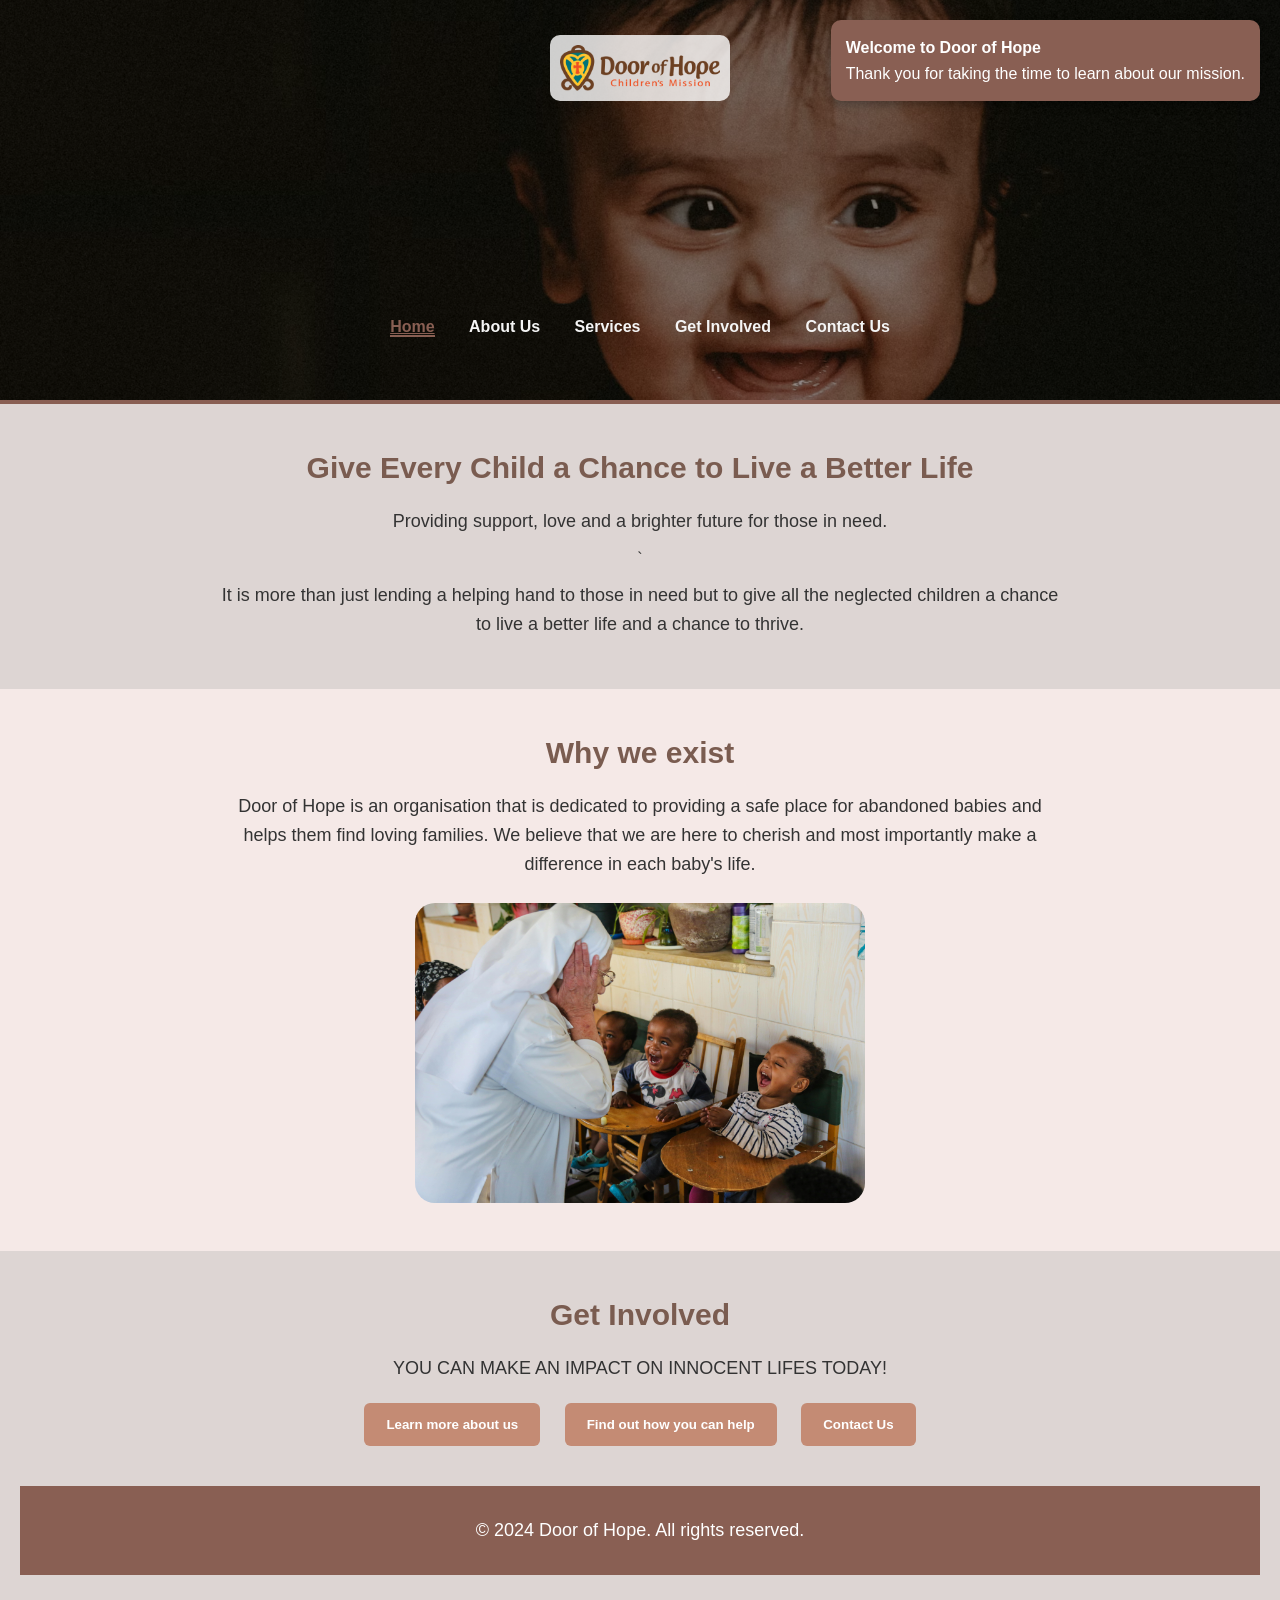
<file: index.html>
<!DOCTYPE html>                   <!--this is the main document type and the language -->
<html lang="en">                  <!--lang attribute specifies the language of the document which is English -->
<head>                            <!--open head tag-->
    <meta charset="UTF-8">
    <meta name="viewport" content="width=device-width, initial-scale=1.0">
    <meta name="description" content="Door of Hope supports abandoned and vulnerable babies by providing care, protection, love, and a chance for a better future.">
    <meta name="keywords" content="Door of Hope, abandoned babies, child care, vulnerable children, baby home, children's mission, Johannesburg charity">
    <meta name="Door of hope" content="Door of Hope">
    <meta name="robots" content="index, follow">
    <title>Door of Hope</title>

    <link rel="stylesheet" href="css_assets/styles.index.css">                            <!--link html to external css-->
</head>

<body bgcolor="#DDD5D3">                       <!--set background color for the body of the webpage-->             

    <header>                                   <!--open header tag-->
        <img src="images/door_of_hope_logo.png" alt="Door of Hope Logo" width="200">

        <nav>                                  <!--navigation bar with links to other pages-->
        <a href="index.html">Home</a>
        <a href="about-us.html">About Us</a>
        <a href="services.html">Services</a>
        <a href="get_involved.html">Get Involved</a>
        <a href="contact_us.html">Contact Us</a>
        </nav>                                 <!--close navigation bar-->
    </header>                                  <!--close header tag-->

    <hr>                                       <!--horizontal line to separate header from main content-->

        <section>                              <!--open section tag for the main content of the webpage-->
    <h2>Give Every Child a Chance to Live a Better Life</h2>                                        <!--heading for the main content-->
    <p>Providing support, love and a brighter future for those in need.</p>                         `
    <p>It is more than just lending a helping hand to those in need but to give all the neglected children a chance to live a better life and a chance to thrive.</p>
    </section>

    <!--About Preview (support picture will go here)-->
    <section>
    <h2>Why we exist</h2>
    <p>
        Door of Hope is an organisation that is dedicated to providing a safe place for abandoned babies and helps them find loving families. We believe that we are here to cherish and most importantly make a difference in each baby's life.
    </p>

    <img src="images/support.jpg" alt="Support" width="450" height="300">                             <!--support images-->
    </section>  

    <section>
    <h2>Get Involved</h2>
    <p>YOU CAN MAKE AN IMPACT ON INNOCENT LIFES TODAY!</p>
    <button><a href="about-us.html">Learn more about us</a></button>
    <button><a href="get_involved.html">Find out how you can help</a></button>
    <button><a href="contact_us.html">Contact Us</a></button>

    <footer>
        <p>&copy; 2024 Door of Hope. All rights reserved.</p>
    </footer>
    </section>

<button id="topBtn">↑ Top</button>
<script src="js_assets/index.js"></script>

</body>
</html>
</file>
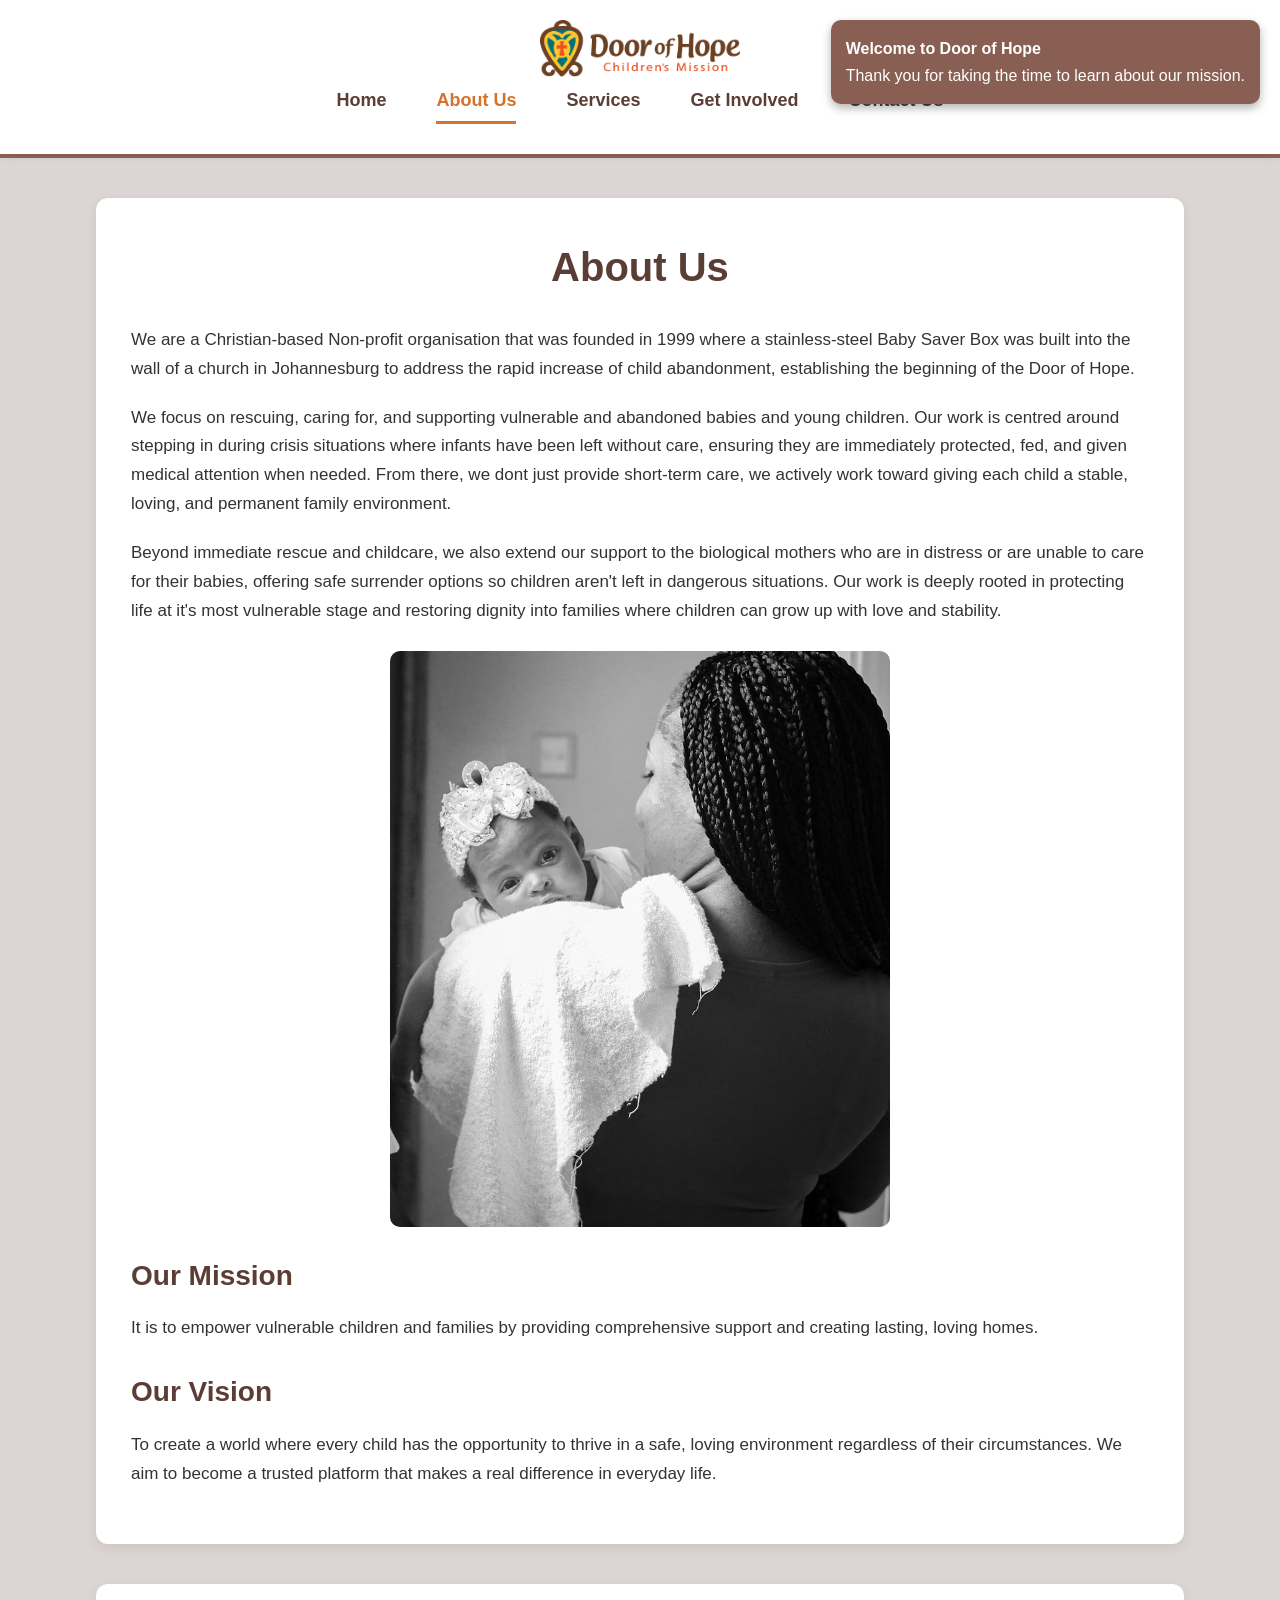
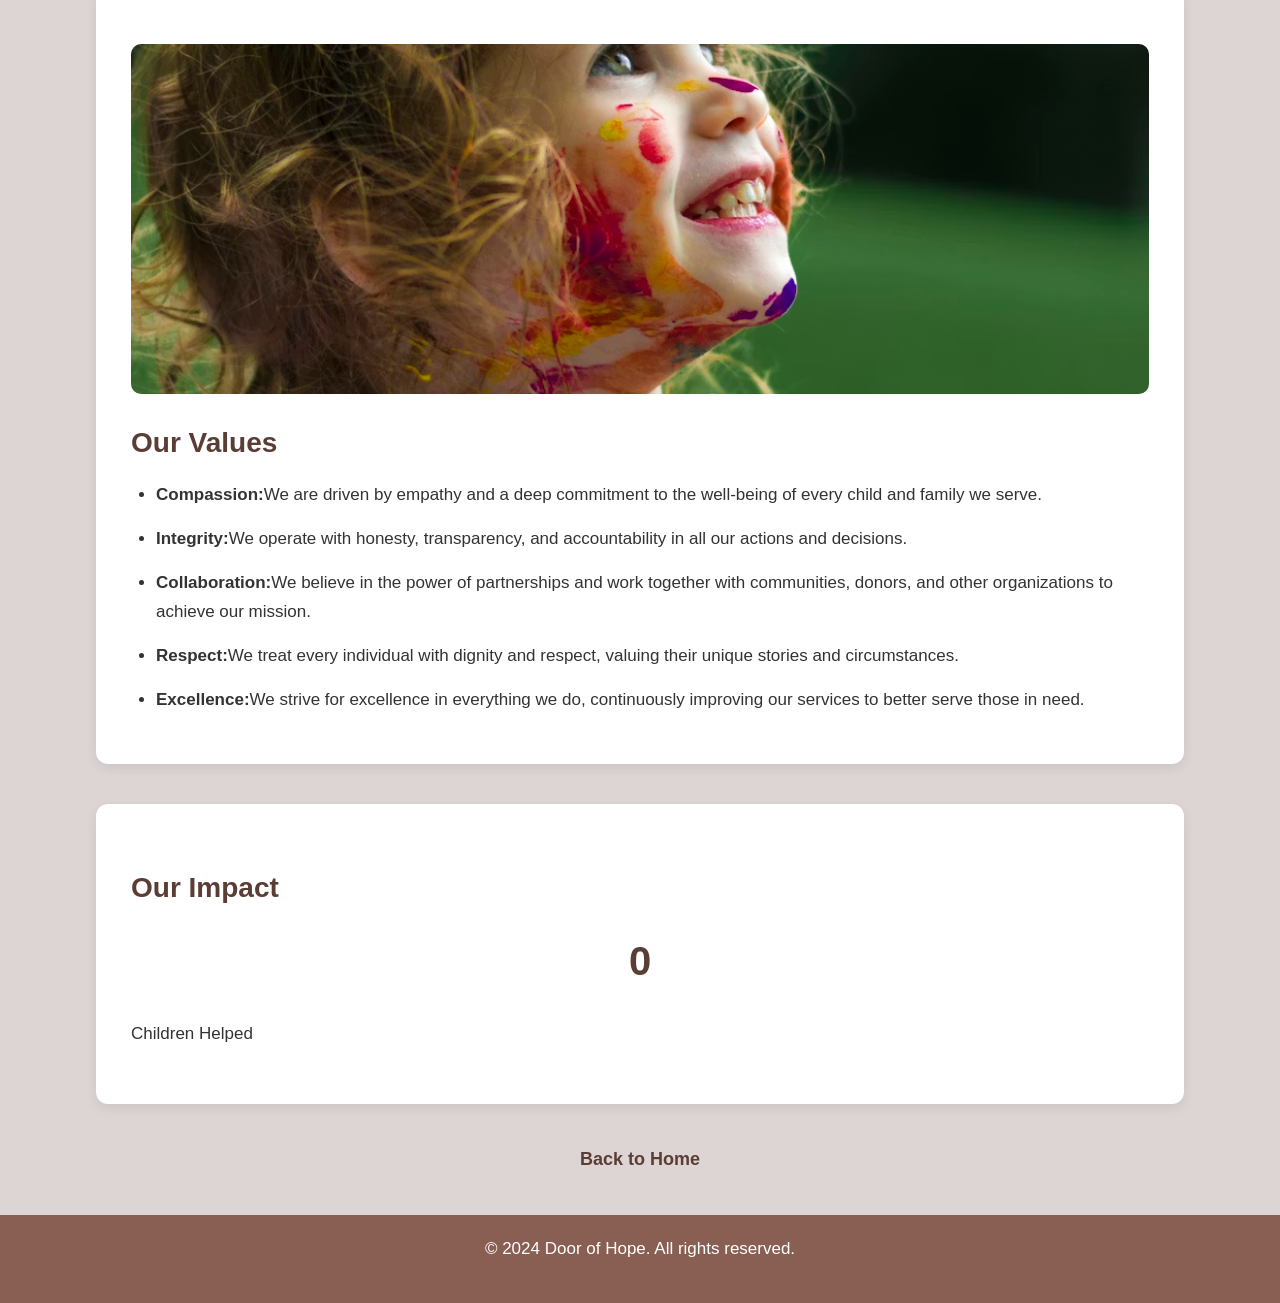
<file: about-us.html>
<!DOCTYPE html>                   <!--this is the main document type and the language -->
<html lang="en">                  <!--lang attribute specifies the language of the document which is English -->
<head>                            <!--open head tag-->
    <meta charset="UTF-8">
    <meta name="viewport" content="width=device-width, initial-scale=1.0">
    <meta name="description" content="Learn more about Door of Hope, our mission, and how we provide a safe and loving place for abandoned babies and vulnerable children.">
    <meta name="keywords" content="about Door of Hope, children's mission, abandoned babies, baby care, child protection, Johannesburg charity">
    <meta name="Door of hope" content="Door of Hope">
    <meta name="robots" content="index, follow">
    <title>About Us</title>

    <link rel="stylesheet" href="css_assets/styles.about.css"> 
</head>

<body bgcolor="#DDD5D3">                       <!--set background color for the body of the webpage-->             
       

    <header>
        <img src="images/door_of_hope_logo.png" alt="Door of Hope Logo" width="200">               <!--logo image-->
    
    <nav>                                                                                          <!--navigation bar with links to other pages-->
        <a href="index.html">Home</a>                                                              
        <a href="about-us.html">About Us</a>
        <a href="services.html">Services</a>
        <a href="get_involved.html">Get Involved</a>
        <a href="contact_us.html">Contact Us</a>
    </nav>
    </header>   
    
    <hr>                                                                    <!--horizontal line to separate header from main content-->

<section>
    <h1>About Us</h1>
    

        <p>We are a Christian-based Non-profit organisation that was founded in 1999 where a stainless-steel Baby Saver Box was built into the wall of a church in Johannesburg to address the rapid increase of child abandonment, establishing the beginning of the Door of Hope.</p>

        <p>We focus on rescuing, caring for, and supporting vulnerable and abandoned babies and young children. Our work is centred around stepping in during crisis situations where infants have been left without care, ensuring they are immediately protected, fed, and given medical attention when needed. From there, we dont just provide short-term care, we actively work toward giving each child a stable, loving, and permanent family environment.</p>
        
        <p>Beyond immediate rescue and childcare, we also extend our support to the biological mothers who are in distress or are unable to care for their babies, offering safe surrender options so children aren't left in dangerous situations. Our work is deeply rooted in protecting life at it's most vulnerable stage and restoring dignity into families where children can grow up with love and stability.</p>
    <img src="images/lady_with_a_baby_on_shoulder.png" alt="Lady with a baby on shoulder" width="500" height="375">
    <h2>Our Mission</h2>
    <p>It is to empower vulnerable children and families by providing comprehensive support and creating lasting, loving homes.</p>

    <h2>Our Vision</h2>
    <p>To create a world where every child has the opportunity to thrive in a safe, loving environment regardless of their circumstances. We aim to become a trusted platform that makes a real difference in everyday life.</p>
</section>

<section>
    <img src="images/baby with paint.png" alt="Baby with paint" class="wide-image" height="400">

    <h2>Our Values</h2>
    <ul>
        <li><strong>Compassion:</strong>We are driven by empathy and a deep commitment to the well-being of every child and family we serve.</li>
        <li><strong>Integrity:</strong>We operate with honesty, transparency, and accountability in all our actions and decisions.</li>
        <li><strong>Collaboration:</strong>We believe in the power of partnerships and work together with communities, donors, and other organizations to achieve our mission.</li>
        <li><strong>Respect:</strong>We treat every individual with dignity and respect, valuing their unique stories and circumstances.</li>
        <li><strong>Excellence:</strong>We strive for excellence in everything we do, continuously improving our services to better serve those in need.</li>
    </ul>
</section>

<section>
    <h2>Our Impact</h2>
    <h1 id="counter">0</h1>
    <p>Children Helped</p>
</section>


    <a href="index.html">Back to Home</a>

<footer>
<p>&copy; 2024 Door of Hope. All rights reserved.</p>
</footer>

<button id="topBtn">↑ Top</button>
<script src="js_assets/script.js"></script>

</body>
</html>
</file>
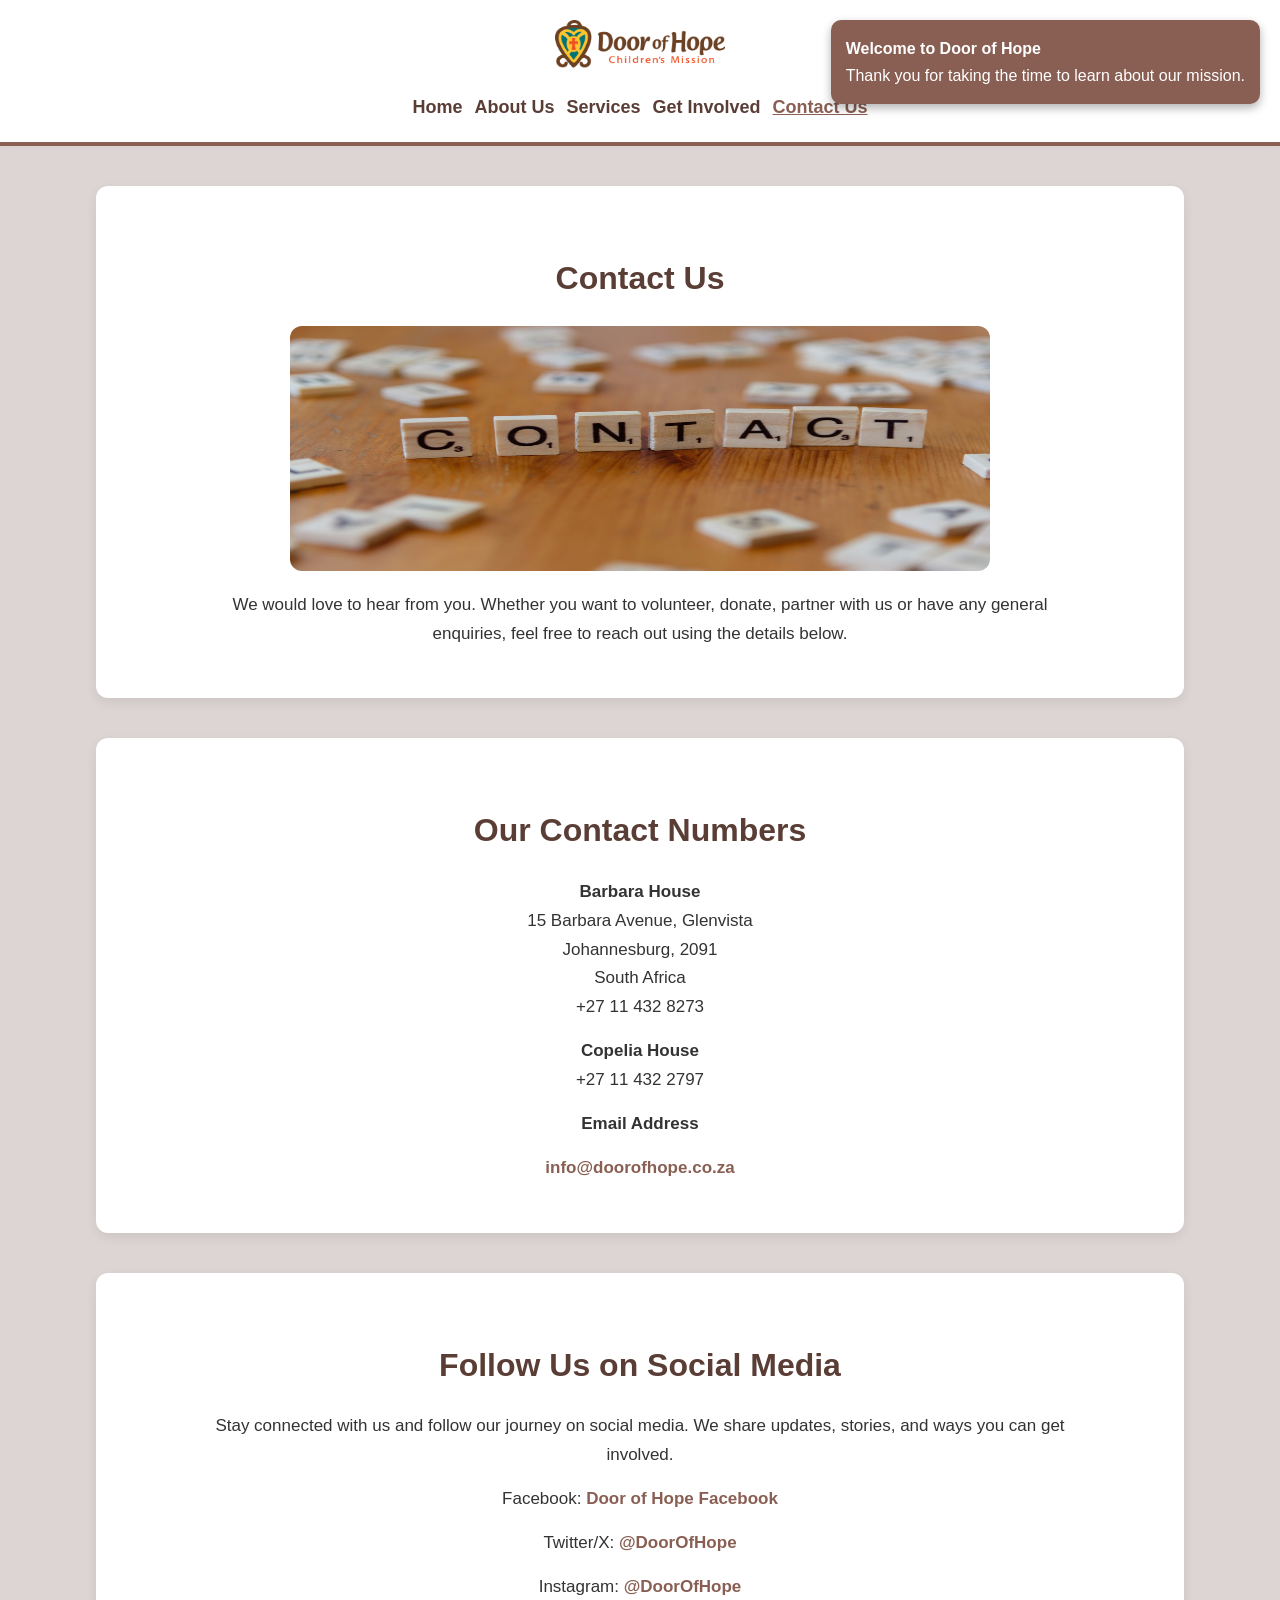
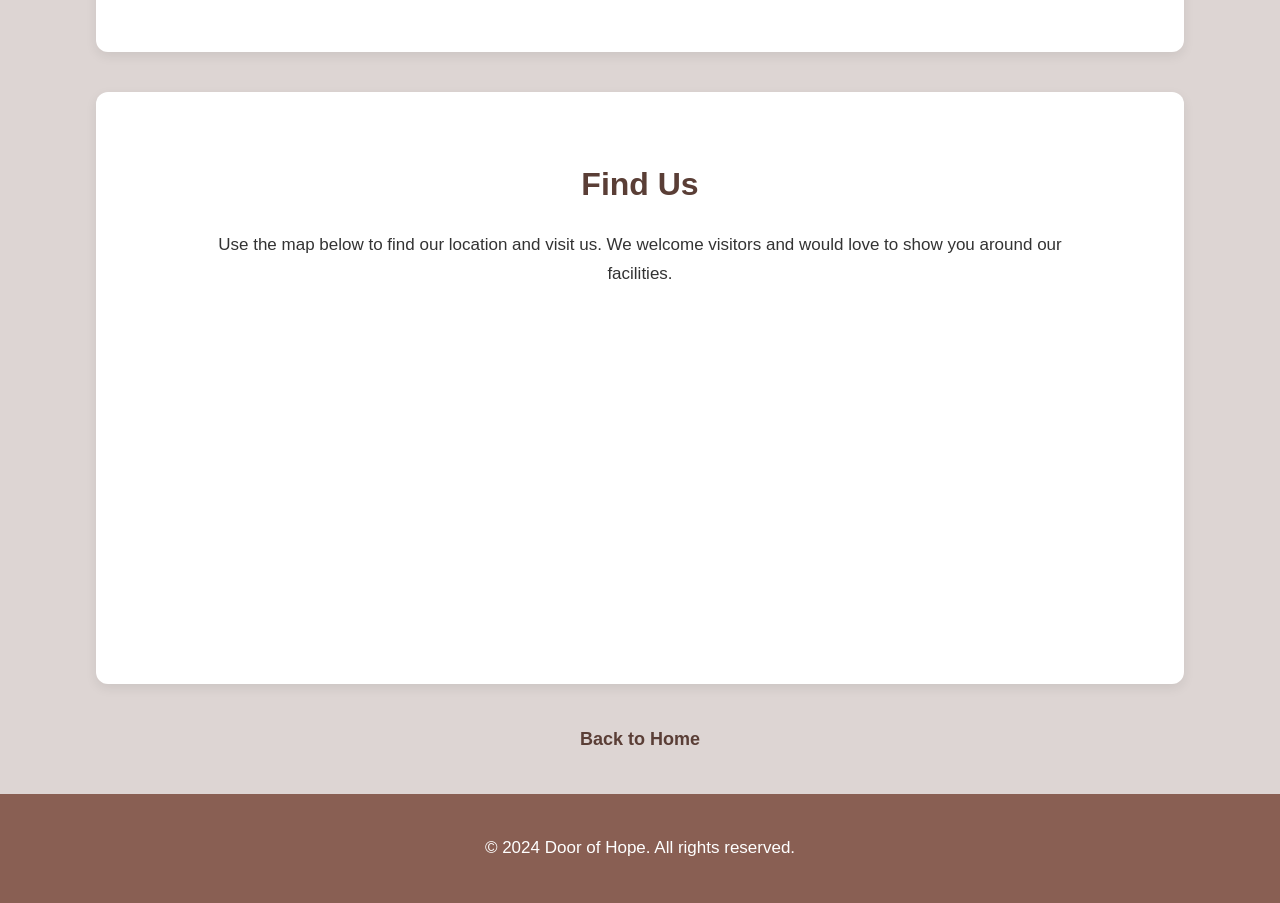
<file: contact_us.html>
<!DOCTYPE html>                                  <!--this is the main document type and the language -->
<html lang="en">                                 <!--lang attribute specifies the language of the document which is English -->
<head>                                           <!--open head tag-->
    <meta charset="UTF-8">
    <meta name="viewport" content="width=device-width, initial-scale=1.0">
    <meta name="description" content="Contact Door of Hope for donations, volunteering, partnerships, or general enquiries about supporting vulnerable children.">
    <meta name="keywords" content="contact Door of Hope, Door of Hope Johannesburg, volunteer contact, donate contact, children's charity contact">
    <meta name="Door of Hope" content="Door of Hope">
    <meta name="robots" content="index, follow">
    <title>Contact Us - Door of Hope</title>

    <link rel="stylesheet" href="css_assets/styles.contact_us.css">                  <!--link html to external css-->
    
    
</head>                                           <!--close head tag-->

<body bgcolor="#DDD5D3">                           <!--set background color for the body of the webpage-->
    <header>
        <img src="images/door_of_hope_logo.png" alt="Door of Hope Logo" width="200">                          <!--logo image-->
    <nav>                                          <!--navigation bar with links to other pages-->
        <a href="index.html">Home</a>
        <a href="about-us.html">About Us</a>
        <a href="services.html">Services</a>
        <a href="get_involved.html">Get Involved</a>
        <a href="contact_us.html">Contact Us</a>
    </nav>                                        <!--close navigation bar-->
        
</header>                                         <!--close header tag-->
    <hr>                                          <!--horizontal line to separate header from main content-->

    <section>
    <h2>Contact Us</h2>
    <img src="images/contact us.jpg" alt="Contact Us" width="700" height="245"/>                                <!--contact us image-->

    <p>We would love to hear from you. Whether you want to volunteer, donate, partner with us or have any general enquiries, feel free to reach out using the details below.</p>
    </section>

    <section>
    <h2>Our Contact Numbers</h2>

    <p>
        <strong>Barbara House</strong><br>
            15 Barbara Avenue, Glenvista<br>
            Johannesburg, 2091<br>
            South Africa<br>
            <phone>+27 11 432 8273
    </p>

    <p>
    <strong>Copelia House</strong><br>
        <phone>+27 11 432 2797
    </p>

<p>
     <strong>Email Address</strong>  
     <p><email><a href="info@doorofhope.co.za">info@doorofhope.co.za</a></email></p>
</p>    
</section>

<section>  
    <h2>Follow Us on Social Media</h2>
    <p>Stay connected with us and follow our journey on social media. We share updates, stories, and ways you can get involved.</p>

    <p>Facebook:
     <a href="https://www.facebook.com/yourpage" target="_blank">Door of Hope Facebook
         </a>
    </p>

        <p>Twitter/X:
        <a href="https://www.twitter.com/yourpage" target="_blank">@DoorOfHope</a><br>
        </p>    

        <p>Instagram:
        <a href="https://www.instagram.com/yourpage" target="_blank">@DoorOfHope</a><br>
    </p>
    </section>

<section>
    <h2>Find Us</h2>
    <p>Use the map below to find our location and visit us. We welcome visitors and would love to show you around our facilities.</p>

    <iframe src="https://www.google.com/maps/embed?pb=!1m18!1m12!1m3!1d3577.534539278155!2d28.0430674!3d-26.276766!2m3!1f0!2f0!3f0!3m2!1i1024!2i768!4f13.1!3m3!1m2!1s0x1e950578a0594c0d%3A0xa9953dfe6762224c!2sDoor%20of%20Hope%20Children&#39;s%20Mission%20Barbara%20House!5e0!3m2!1sen!2sza!4v1776600869925!5m2!1sen!2sza" width="600" height="300" style="border:0;" allowfullscreen="" loading="lazy" referrerpolicy="no-referrer-when-downgrade"></iframe>

</section>
    <a href="index.html">Back to Home</a>
    
    <footer>
        <p>&copy; 2024 Door of Hope. All rights reserved.</p>   
    </footer>


    <button id="topBtn">↑ Top</button>
    <script src="js_assets/contact.js"></script>
</body>
</html>
</file>
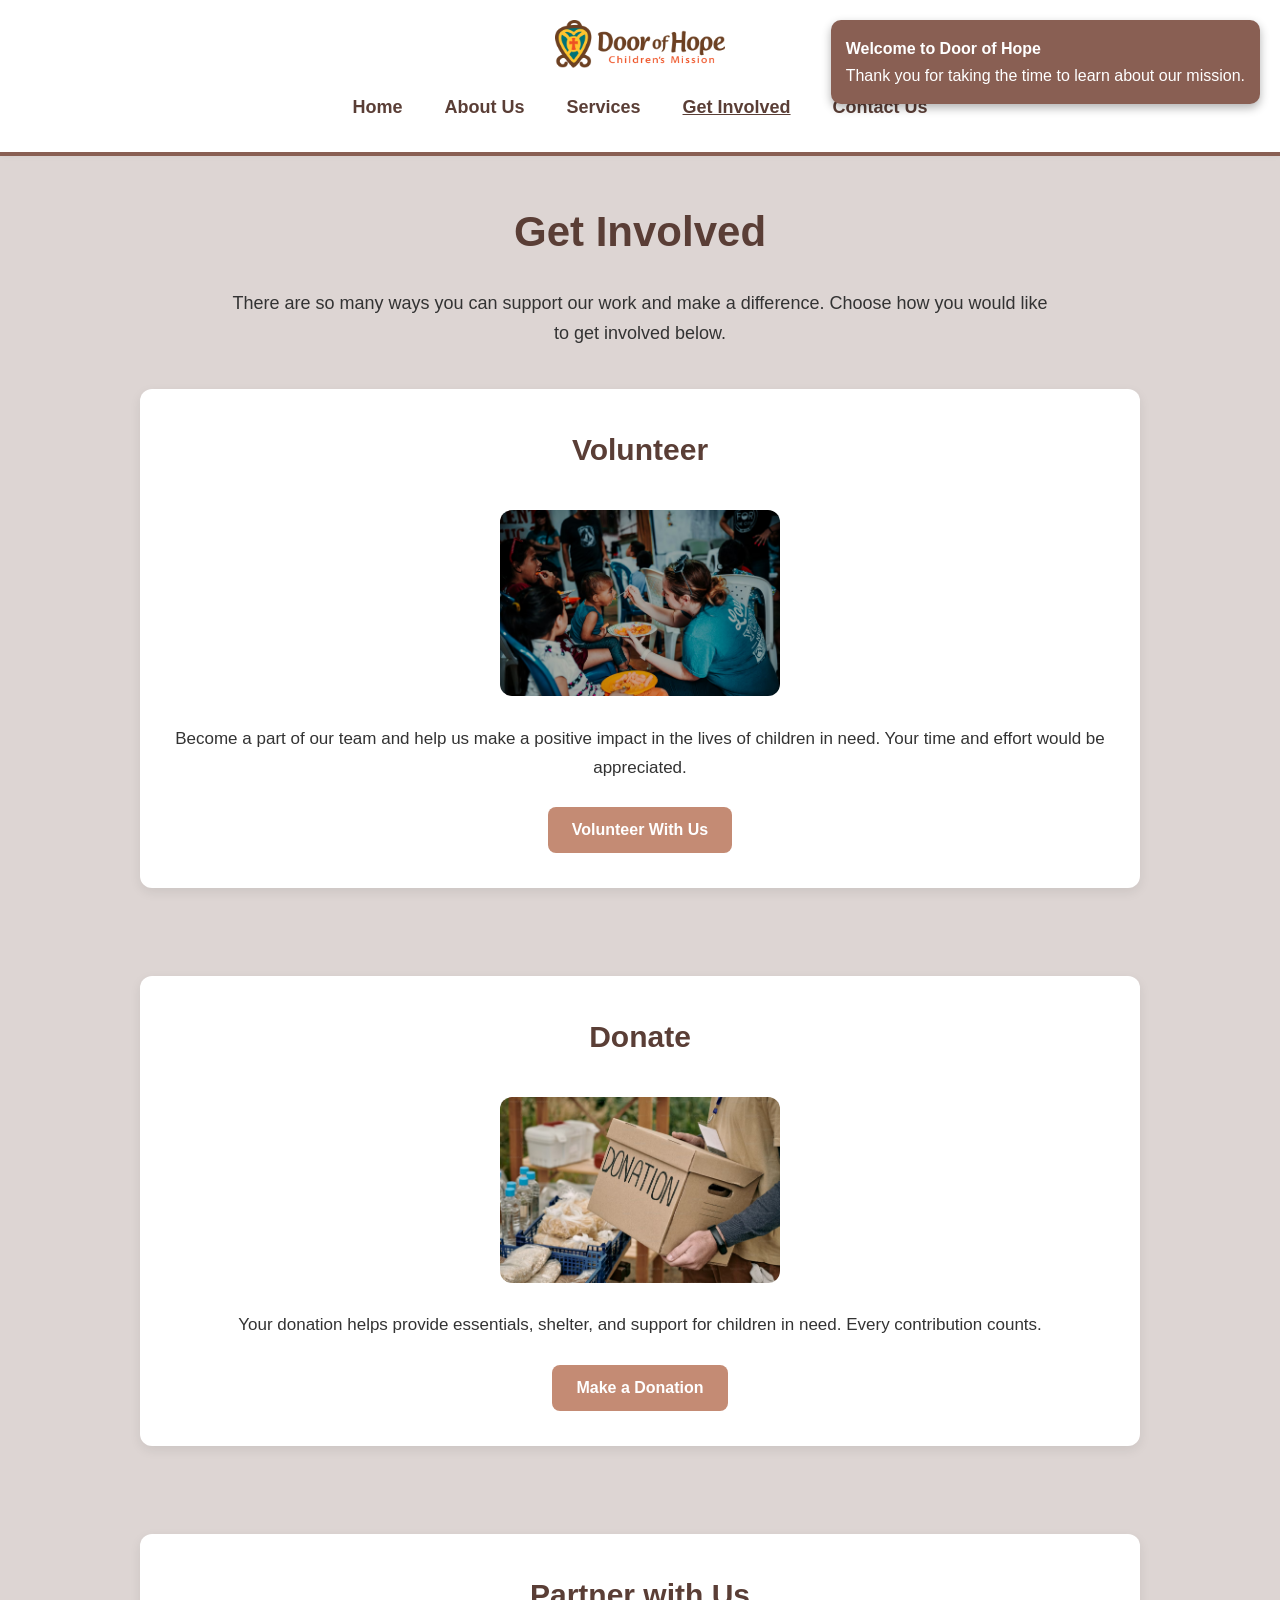
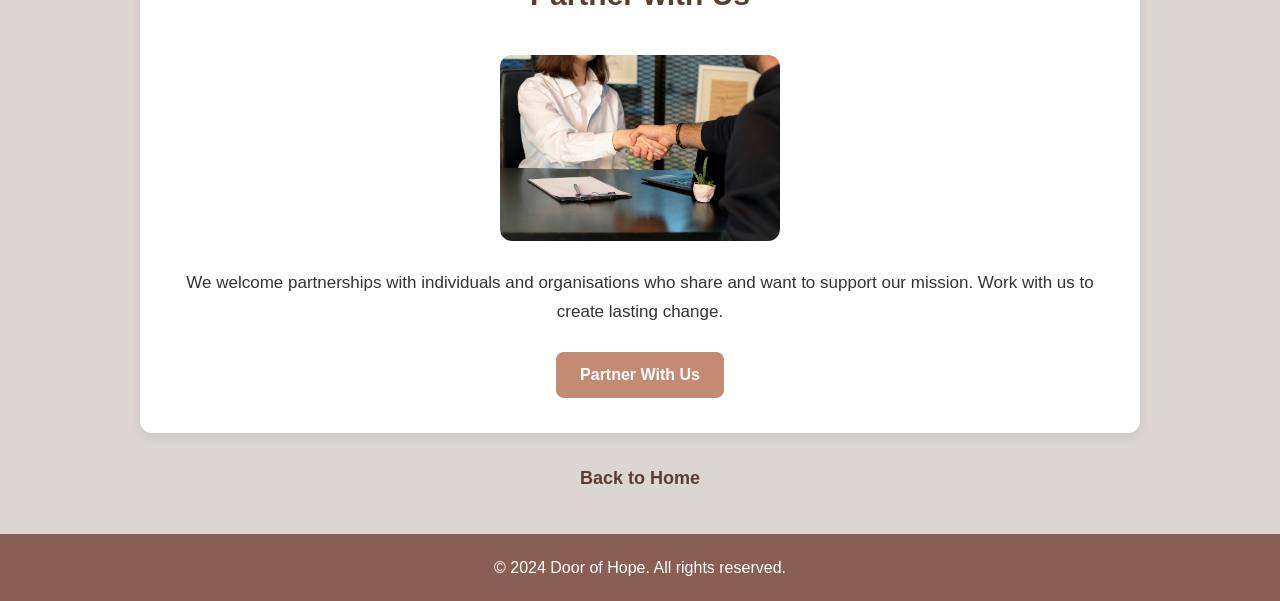
<file: get_involved.html>
<!DOCTYPE html>                                                                 <!--this is the main document type and the language -->
<html lang="en">                                                                <!--lang attribute specifies the language of the document which is English -->
<head>                                                                          <!--open head tag-->                                
    <meta charset="UTF-8">                                                                   <!--meta tag to specify the character encoding for the HTML document-->
    <meta name="viewport" content="width=device-width, initial-scale=1.0">                   <!--meta tag to ensure the webpage is responsive and displays correctly on different devices-->
    <meta name="description" content="Get involved with Door of Hope by volunteering, donating, partnering, or supporting our mission to help vulnerable children.">
    <meta name="keywords" content="get involved, volunteer, donate, Door of Hope, support children, charity work, help abandoned babies">
    <meta name="Door of hope" content="Door of Hope">
    <meta name="robots" content="index, follow">
    <title>Get Involved - Door of Hope</title>                                               <!--title of the webpage that appears in the browser tab-->     

    <link rel="stylesheet" href="css_assets/styles.get_involved.css">                        <!--link html to external css-->
</head>                                                                         <!--close head tag-->

<body bgcolor="#DDD5D3">                                                        <!--set background color for the body of the webpage-->

    <header>                                                                    <!--open header tag-->
        <img src="images/door_of_hope_logo.png" alt="Door of Hope Logo" width="200">

    <nav>                                                                       <!--navigation bar with links to other pages-->
        <a href="index.html">Home</a>
        <a href="about-us.html">About Us</a>
        <a href="services.html">Services</a>
        <a href="get_involved.html">Get Involved</a>
        <a href="contact_us.html">Contact Us</a>
    </nav>                                                                      <!--close navigation bar-->
    </header>                                                                   <!--close header tag-->

    <hr>                                                                        <!--horizontal line to separate header from main content-->

    <h1>Get Involved</h1>

    <p>There are so many ways you can support our work and make a difference. Choose how you would like to get involved below.</p>

<section>
    <h2>Volunteer</h2>
<img src="images/volunteer.jpg" alt="Lady feeding a child a plate of food" width="25%"/>               

    <p>Become a part of our team and help us make a positive impact in the lives of children in need. Your time and effort would be appreciated.</p>

    <button><a href="https://docs.google.com/forms/d/e/1FAIpQLScbNbyq6VtFC3Yx5PwqlxANyL8Mmy9TFYBabI5aI9FELQbJZg/viewform?embedded=true" width="640" height="668" frameborder="0" marginheight="0" marginwidth="0">Volunteer With Us</a>
 </section>
    <br>

<section>   
    <h2>Donate</h2>
    <img src="images/donation.jpg" alt="Male holding a donation box" width="25%"/>

    <p>Your donation helps provide essentials, shelter, and support for children in need. Every contribution counts.</p>

    <button><a href="https://docs.google.com/forms/d/e/1FAIpQLSfX2COCPBLVC-LQ8vWqZXdtNjBesAcCCUqbRq7mZyVlDSDU4w/viewform?embedded=true" width="640" height="815" frameborder="0" marginheight="0" marginwidth="0">Make a Donation</a></button>
</section>  
    <br>

    <section>
    <h2>Partner with Us</h2>
    <img src="images/partnership.jpg" alt="Two people shaking hands" width="25%"/>

    <p>We welcome partnerships with individuals and organisations who share and want to support our mission. Work with us to create lasting change.</p>

    <button><a href="https://docs.google.com/forms/d/e/1FAIpQLSesKDubM61IXaeMp7w-n9iynj-t4KJzkvTZy0j8t4jp4Fs7lg/viewform?embedded=true" width="640" height="802" frameborder="0" marginheight="0" marginwidth="0">Partner With Us</a></button>
</section>  

    <a href="index.html">Back to Home</a>

    <footer>
        <p>&copy; 2024 Door of Hope. All rights reserved.</p>
    </footer>     

    <button id="topBtn">↑ Top</button>
    <script src="js_assets/get_involved.js"></script>
</body>
</html>
</file>
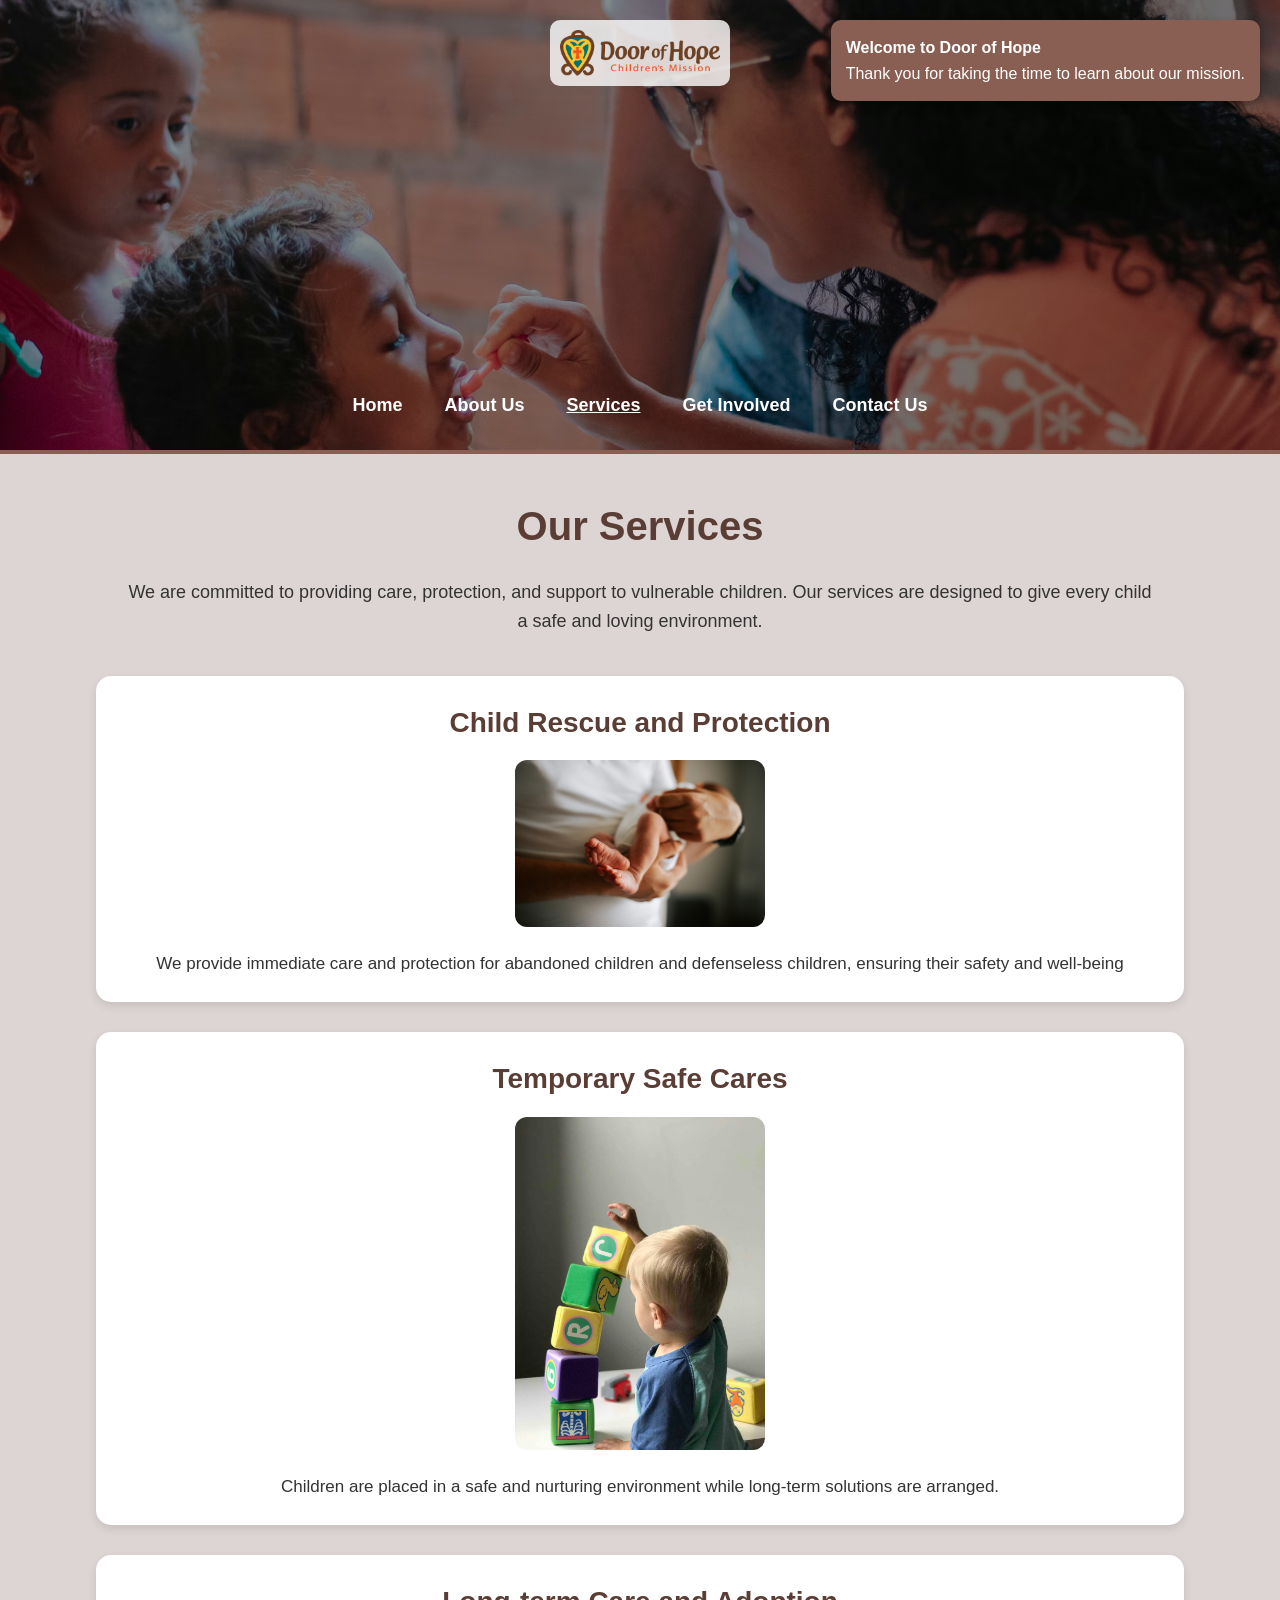
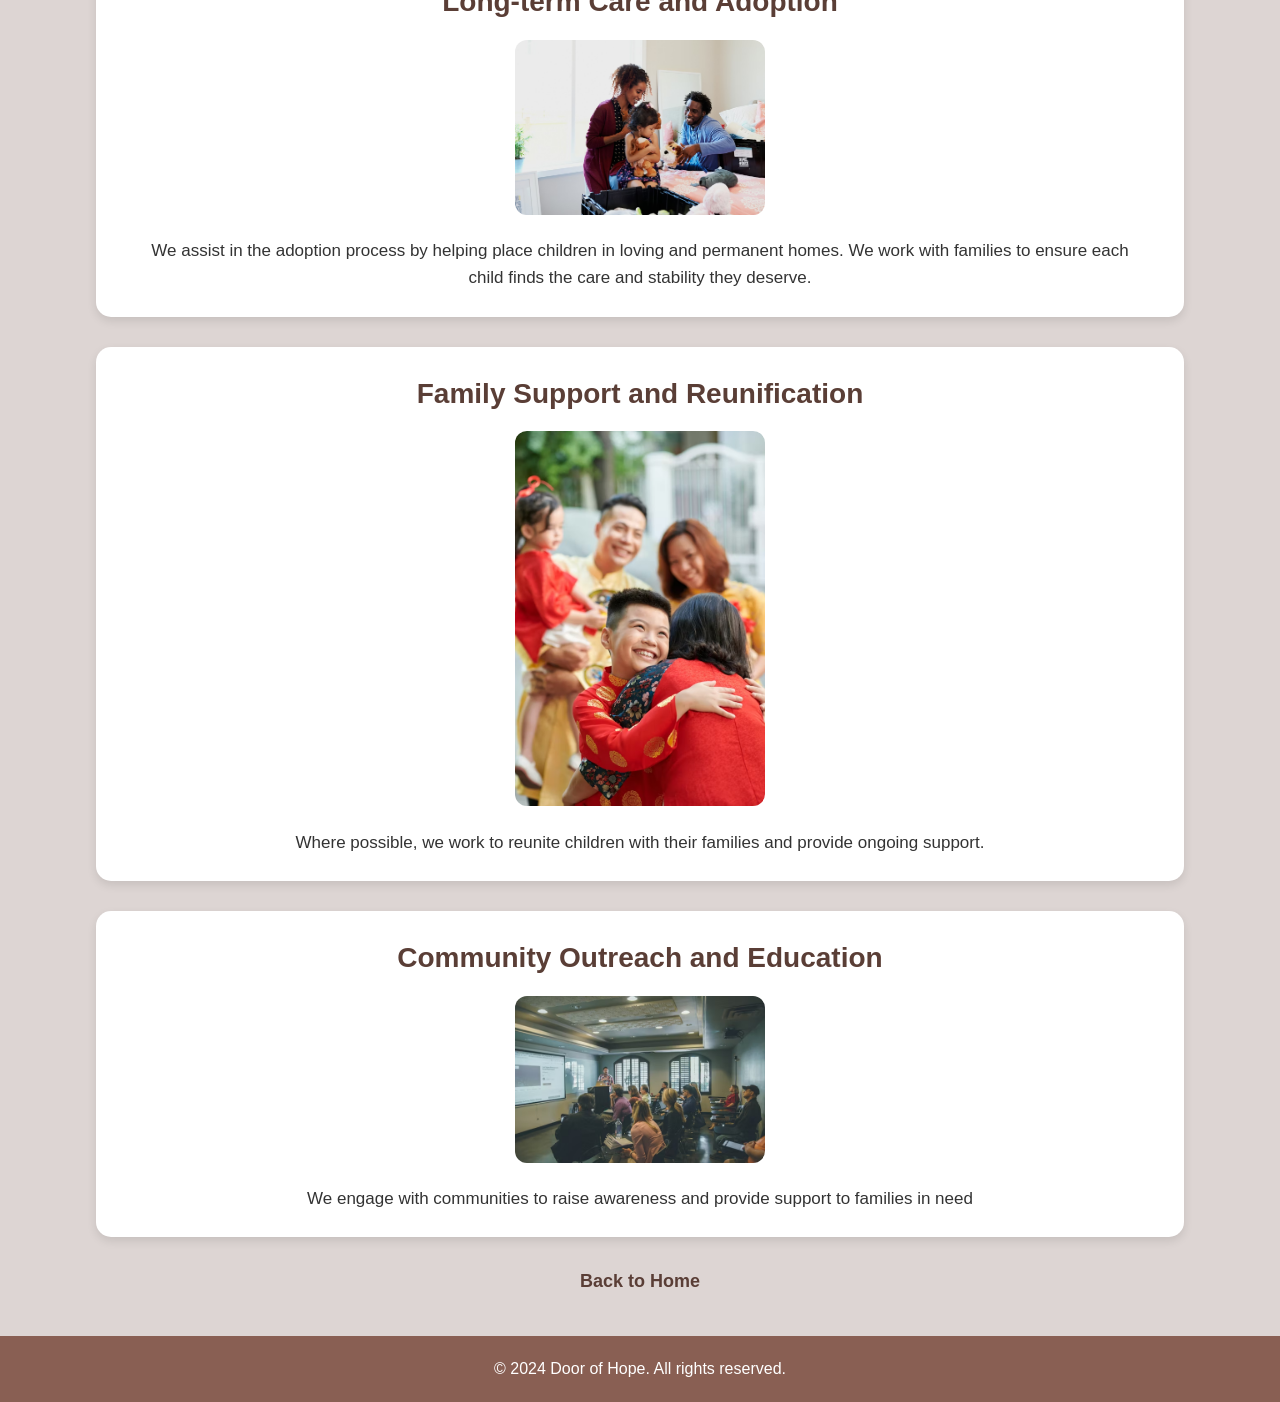
<file: services.html>
<!DOCTYPE html>                                                                         <!--this is the main document type and the language -->
<html lang="en">                                                                        <!--lang attribute specifies the language of the document which is English -->
<head>                                                                                  <!--open head tag-->        
    <meta charset="UTF-8">                                                                  <!--meta tag to specify the character encoding for the HTML document-->
    <meta name="viewport" content="width=device-width, initial-scale=1.0">                  <!--meta tag to ensure the webpage is responsive and displays correctly on different devices-->
    <meta name="description" content="Explore the services offered by Door of Hope, including care, protection, support, and a safe environment for vulnerable children.">
    <meta name="keywords" content="Door of Hope services, child support, abandoned baby care, child protection, safe home for babies">
    <meta name="Door of hope" content="Door of Hope">
    <meta name="robots" content="index, follow">
    <title>Services - Door of Hope</title>                                                  <!--title of the webpage that appears in the browser tab-->            

    <link rel="stylesheet" href="css_assets/styles.services.css">                           <!--link html to external css-->
</head>                                                                                 <!--close head tag-->   

<body bgcolor="#DDD5D3">                                                                    <!--set background color for the body of the webpage-->                     

    <header>                                                                            <!--open header tag-->  
        <img src="images/door_of_hope_logo.png" alt="Door of Hope Logo" width="200">
    
    <nav>                                                                               <!--navigation bar with links to other pages-->
        <a href="index.html">Home</a>
        <a href="about-us.html">About Us</a>
        <a href="services.html">Services</a>
        <a href="get_involved.html">Get Involved</a>
        <a href="contact_us.html">Contact Us</a>
    </nav>                                                                              <!--close navigation bar-->
    </header>                                                                           <!--close header tag-->

    <hr>                                                                                <!--horizontal line to separate header from main content-->                             


    <h1>Our Services</h1>
    

    <p>We are committed to providing care, protection, and support to vulnerable children. Our services are designed to give every child a safe and loving environment.</p>

<section>
    <h2>Child Rescue and Protection</h2>
    <img src="images/baby_being_held.png" alt="Baby being held" width="25%"/>
    <p>We provide immediate care and protection for abandoned children and defenseless children, ensuring their safety and well-being</p>
</section>

<section>
    <h2>Temporary Safe Cares</h2>
    <img src="images/baby_playing_with_building_blocks.png" alt="Baby playing with building blocks" width="25%"/>

    <p>
    Children are placed in a safe and nurturing environment while long-term solutions are arranged.
    </p>
</section>

<section>
    <h2>Long-term Care and Adoption</h2>
    <img src="images/multiracial_family.jpg" alt="Multiracial family" width="25%"/> 
    <p>
    We assist in the adoption process by helping place children in loving and permanent homes. We work with families to ensure each child finds the care and stability they deserve.
    </p>
</section>
    
<section>
    <h2>Family Support and Reunification</h2>
    <img src="images/boy_hugging_his_grandma.jpg" alt="Boy hugging his grandma" width="25%"/>
    <p>Where possible, we work to reunite children with their families and provide ongoing support.</p>
</section>

<section>
    <h2>Community Outreach and Education</h2>
    <img src="images/man_teaching_people.jpg" alt="Man teaching people" width="25%"/>
    <p>We engage with communities to raise awareness and provide support to families in need</p>
</section>                                                                        <!--line break to create space between the sections-->

    <a href="index.html">Back to Home</a>
    
    <button id="topBtn">↑ Top</button>
    <script src="js_assets/services.js"></script>
</body>                                                                                   <!--close body tag-->

<footer>                                                                                  <!--open footer tag-->
    <p>&copy; 2024 Door of Hope. All rights reserved.</p>
</footer>                                                                                 <!--close footer tag-->
</html>                                                                                   <!--close html tag-->
</file>
<file: css_assets/styles.index.css>
/* style.css */

*{
    margin: 0;
    padding: 0;
    box-sizing: border-box;
}

/* HEADER + HERO BANNER */
header{
    background-image: linear-gradient(rgba(0,0,0,0.4),
    rgba(0,0,0,0.4)),
    url("../images/hero.jpg");
    background-size: cover;
    background-position: center;
    height: 400px;

    display: flex;
    flex-direction: column;
    justify-content: space-between;
    align-items: center;

    padding: 20px;
}

/* Logo */
header img{
    width: 180px; 
    background-color: rgba(255,255,255,0.8);
    padding: 10px;
    border-radius: 10px;
}

/* Navigation */
nav{
    margin-bottom: 40px;
}

nav a{
    text-decoration: none;
    color: whitesmoke;
    margin: 0 15px;
    font-size: 18px;
    font-weight: bold;
    transition: 0.7 s;
}

nav a:hover{
    color: #FFD700;
}

/* Horizontal line */
hr{
    border: none;
    height: 4px;
    background-color: #895f53;
}

body{
    background-color: #DDD5D3;
    font-family: Arial, sans-serif;
    color: #333;
    line-height: 1.6;
}

header{
    background-color: white;
    text-align: center;
    padding: 20px;
}

nav{
    margin-top: 15px;
}

nav a{
    text-decoration: none;
    color: whitesmoke;
    margin: 0 15px;
    font-weight: bold;
    font-size: 16px;
}

nav a:hover{
    color: #ffd700;
}

section{
    text-align: center;
    padding: 40px 20px;
}
section:nth-child(even){
    background-color: #F5E9E7;
}
h1{
    font-size: 42px;
    color: #5A3E36;
    margin-bottom: 15px;
}

h2{
    font-size: 30px;
    color: #7A5C50;
    margin-bottom: 15px;
}

p{
    font-size: 18px;
    margin: 10px auto;
    max-width: 850px;
}

img{
    border-radius: 20px;
    margin-top: 15px;
    max-width: 100%;
}

a{
    text-decoration: none;
}

button{
    background-color: #C48B74;
    border: none;
    padding: 14px 22px;
    border-radius: 6px;
    margin: 10px;
    cursor: pointer;
}

button:hover{
    background-color: #A56F5A;
}

button a{
    color: white;
    font-weight: bold;
}

footer{
    background-color: #895f53;
    color: white;
    text-align: center;
    padding: 20px;
    margin-top: 30px;
}

/* Responsive Design */
@media (max-width: 768px){

    header{
        height: 300px;
        padding: 15px;
    }

    header img{
        width: 130px;
    }

    nav{
        display: flex;
        flex-wrap: wrap;
        justify-content: center;
        gap: 10px;
    }

    nav a{
        font-size: 15px;
        margin: 5px;
    }

    h1{
        font-size: 30px;
    }

    h2{
        font-size: 24px;
    }

    p{
        font-size: 16px;
    }

    body > img{
        width: 95%;
        height: auto;
    }

    section{
        width: 95%;
        padding: 20px;
    }

    section img{
        width: 100%;
        max-width: 300px;
    }

    section p{
        padding: 0;
    }

    footer{
        font-size: 14px;
    }
}

#topBtn{
    display: none;
    position: fixed;
    bottom: 20px;
    right: 20px;
    padding: 12px 18px;
    border: none;
    border-radius: 8px;
    background-color: #895f53;
    color: white;
    cursor: pointer;
    font-weight: bold;
}

#topBtn:hover{
    background-color: #d67229;
}

section{
    opacity: 0;
    transform: translateY(20px);
    transition: all 0.8s ease;
}

section.show{
    opacity: 1;
    transform: translateY(0);
}

.zoomed{
    transform: scale(1.1);
    transition: 0.3s ease;
    cursor: pointer;
}

.active-page{
    color: #895f53;
    font-weight: bold;
    border-bottom: 2px solid #895f53;
}
</file>
<file: css_assets/styles.about.css>
/* style.css */

*{
    margin: 0;
    padding: 0;
    box-sizing: border-box;
}

body{
    background-color: #DDD5D3;
    font-family: Arial, sans-serif;
    color: #333;
    line-height: 1.7;
}

/* HEADER */

header{
    background-color: white;
    text-align: center;
    padding: 20px;
    box-shadow: 0 2px 8px rgba(0,0,0,0.1);
}

/* Navigation */
nav{
    margin-bottom: 10px;
    display: flex;
    justify-content: center;
    flex-wrap: wrap;
    gap: 20px;
    
}

nav a{
    text-decoration: none;
    color: #5A3E36;
    margin: 0 15px;
    font-size: 18px;
    font-weight: bold;
    transition: 0.7s;
}

nav a:hover{
    color: #FFD700;
}

/* Horizontal line */
hr{
    border: none;
    height: 4px;
    background-color: #895f53;
}

/* MAIN CONTENT */

section{
    width: 85%;
    max-width: 1100px;
    margin: 40px auto;
    background-color: white;
    padding: 35px;
    border-radius: 12px;
    box-shadow: 0 4px 12px rgba(0,0,0,0.08);
}

/* HEADINGS */

h1{
    text-align: center;
    color: #5A3E36;
    margin-bottom: 25px;
    font-size: 40px;
}

h2{
    color: #5A3E36;
    margin-top: 25px;
    margin-bottom: 15px;
    font-size: 28px;
}

/* PARAGRAPHS */

p{
    margin-bottom: 20px;
    font-size: 17px;
}

/* IMAGES */

section img{
    display: block;
    margin: 25px auto;
    border-radius: 10px;
    max-width: 100%;
    height: auto;
}

.wide-image{
    width: 100%;
    height: 350px;
    object-fit: cover;
}

/* VALUES LIST */

ul{
    margin-top: 15px;
    padding-left: 25px;
}

ul li{
    margin-bottom: 15px;
    font-size: 17px;
}

/* BACK TO HOME LINK */

body > a{
    display: block;
    text-align: center;
    margin: 30px 0;
    text-decoration: none;
    color: #5A3E36;
    font-weight: bold;
    font-size: 18px;
}

body > a:hover{
    color: #d67229;
}

/* Footer */
footer{
    background-color: #895f53;
    color: white;
    text-align: center;
    padding: 20px;
    margin-top: 40px;
}


/* RESPONSIVE DESIGN */

@media (max-width: 768px){

    nav a{
        display: block;
        margin: 10px 0;
    }

    section{
        width: 92%;
        padding: 20px;
    }

    h1{
        font-size: 32px;
    }

    h2{
        font-size: 24px;
    }
}

    /* Fade-in animation */
section{
    opacity: 0;
    transform: translateY(30px);
    transition: opacity 0.8s ease, transform 0.8s ease;
}

section.show{
    opacity: 1;
    transform: translateY(0);
}

/* Image zoom effect */
section img{
    cursor: pointer;
    transition: transform 0.4s ease;
}

.zoomed{
    transform: scale(1.1);
}

/* Current page highlight */
.active-page{
    color: #d67229 !important;
    border-bottom: 3px solid #d67229;
    padding-bottom: 5px;
}

#topBtn{
    display: none;
    position: fixed;
    bottom: 20px;
    right: 20px;
    padding: 12px 18px;
    border: none;
    border-radius: 8px;
    background-color: #895f53;
    color: white;
    cursor: pointer;
    font-weight: bold;
}

#topBtn:hover{
    background-color: #d67229;
}
</file>
<file: css_assets/styles.contact_us.css>
/* styles.contact_us.css */

*{
    margin: 0;
    padding: 0;
    box-sizing: border-box;
}

body{
    background-color: #DDD5D3;
    font-family: Arial, sans-serif;
    color: #333;
    line-height: 1.7;
}

/* HEADER */

header{
    background-color: white;
    text-align: center;
    padding: 20px;
    box-shadow: 0 2px 8px rgba(0,0,0,0.08);
}

/* LOGO */

header img{
    width: 170px;
    margin-bottom: 15px;
}

/* NAVIGATION */

nav{
    display: flex;
    justify-content: center;
    align-items: center;
    flex-wrap: nowrap;
    gap: 12px;
}

nav a{
    text-decoration: none;
    color: #5A3E36;
    font-size: 18px;
    font-weight: bold;
    transition: 0.5s;
}

nav a:hover{
    color: #ffd700;
}

/* HORIZONTAL LINE */

hr{
    border: none;
    height: 4px;
    background-color: #895f53;
}

/* MAIN SECTION */

section{
    width: 85%;
    max-width: 1100px;
    margin: 40px auto;
    background-color: white;
    padding: 35px;
    border-radius: 12px;
    box-shadow: 0 4px 12px rgba(0,0,0,0.08);
    text-align: center;
}

/* HEADINGS */

h2{
    color: #5A3E36;
    font-size: 32px;
    margin-bottom: 20px;
    text-align: center;
    margin-top: 30px;
}

/* PARAGRAPHS */

p{
    width: 85%;
    max-width: 900px;
    margin: 15px auto;
    font-size: 17px;
}

/* CONTACT IMAGE */

section img{
    width: 100%;
    max-width: 700px;
    border-radius: 12px;
    margin: 20px auto;
    display: block;
}

/*email link */
a.email-link{
    display: inline-block;
    margin-top: 20px;
    padding: 12px 25px;
    background-color: #5A3E36;
    color: white;
    font-weight: bold;
    border-radius: 8px;
    transition: 0.4s;
}

/* LINKS */

a{
    color: #895f53;
    text-decoration: none;
    font-weight: bold;
    transition: 0.4s;
}

a:hover{
    color: #C48B74;
}

/* MAP */

iframe{
    display: block;
    width: 85%;
    max-width: 900px;
    margin: 30px auto;
    border-radius: 12px;
}

/* BACK TO HOME LINK */

body > a{
    display: block;
    text-align: center;
    margin: 30px 0;
    text-decoration: none;
    color: #5A3E36;
    font-weight: bold;
    font-size: 18px;
}

body > a:hover{
    color: #d67229;
}

/* FOOTER */

footer{
    background-color: #895f53;
    color: white;
    text-align: center;
    padding: 25px;
    margin-top: 40px;
}

footer a{
    color: white;
    display: inline-block;
    margin-bottom: 10px;
}

footer a:hover{
    color: #d67229;
}

/* RESPONSIVE DESIGN */

@media (max-width: 768px){

    nav{
        flex-wrap: wrap;
    }

    nav a{
        font-size: 15px;
    }

    section{
        width: 92%;
        padding: 20px;
    }

    h2{
        font-size: 26px;
    }

    p{
        width: 92%;
        font-size: 16px;
    }

    iframe{
        width: 92%;
        height: 250px;
    }
}
#topBtn{
    display: none;
    position: fixed;
    bottom: 20px;
    right: 20px;
    padding: 12px 18px;
    border: none;
    border-radius: 8px;
    background-color: #895f53;
    color: white;
    cursor: pointer;
    font-weight: bold;
}

#topBtn:hover{
    background-color: #d67229;
}
</file>
<file: css_assets/styles.get_involved.css>
/* style.css */

*{
    margin: 0;
    padding: 0;
    box-sizing: border-box;
}

body{
    background-color: #DDD5D3;
    font-family: Arial, sans-serif;
    color: #333;
    line-height: 1.7;
}

/* HEADER */

header{
    background-color: white;
    text-align: center;
    padding: 20px;
    box-shadow: 0 2px 8px rgba(0,0,0,0.08);
}

/* Logo */

header img{
    width: 170px;
    margin-bottom: 15px;
}

/* NAVIGATION */

nav{
    margin-bottom: 10px;
     display: flex;
    justify-content: center;
    flex-wrap: wrap;
    gap: 12px
}

nav a{
    text-decoration: none;
    color: #5A3E36;
    margin: 0 15px;
    font-size: 18px;
    font-weight: bold;
    transition: 0.7s;
}

nav a:hover{
    color: #ffd700;
}

/* Horizontal line */
hr{
    border: none;
    height: 4px;
    background-color: #895f53;
}

/* MAIN HEADING */

h1{
    text-align: center;
    color: #5A3E36;
    font-size: 42px;
    margin-top: 40px;
    margin-bottom: 20px;
}

/* INTRO PARAGRAPH */

body > p{
    text-align: center;
    max-width: 850px;
    margin: auto;
    font-size: 18px;
    margin-bottom: 40px;
    padding: 0 15px;
}

/* SECTIONS */

section{
    width: 85%;
    max-width: 1000px;
    margin: 30px auto;
    background-color: white;
    padding: 35px;
    border-radius: 12px;
    box-shadow: 0 4px 12px rgba(0,0,0,0.08);
    text-align: center;
}

/* SECTION HEADINGS */

h2{
    color: #5A3E36;
    font-size: 30px;
    margin-bottom: 15px;
}

/* IMAGES */

section img{
    width: 280px;
    max-width: 100%;
    border-radius: 12px;
    margin: 20px 0;
}

/* PARAGRAPHS */

section p{
    font-size: 17px;
    margin-bottom: 25px;
}

/* BUTTONS */

button{
    background-color: #C48B74;
    border: none;
    padding: 14px 24px;
    border-radius: 8px;
    cursor: pointer;
    transition: 0.4s;
}

button:hover{
    background-color: #A56F5A;
}

button a{
    color: white;
    text-decoration: none;
    font-weight: bold;
    font-size: 16px;
}

/* BACK TO HOME LINK */

body > a{
    display: block;
    text-align: center;
    margin: 30px 0;
    text-decoration: none;
    color: #5A3E36;
    font-weight: bold;
    font-size: 18px;
}

body > a:hover{
    color: #d67229;
}

/* FOOTER */

footer{
    background-color: #895f53;
    color: white;
    text-align: center;
    padding: 20px;
    margin-top: 40px;
}

/* RESPONSIVE DESIGN */

@media (max-width: 768px){

    nav{
        gap: 12px;
    }

    nav a{
        font-size: 15px;
    }

    h1{
        font-size: 32px;
    }

    h2{
        font-size: 24px;
    }

    section{
        width: 92%;
        padding: 20px;
    }

    section img{
        width: 100%;
        max-width: 320px;
    }

    section p{
        font-size: 16px;
    }

    button{
        width: 100%;
        max-width: 300px;
    }
}

#topBtn{
    display: none;
    position: fixed;
    bottom: 20px;
    right: 20px;
    padding: 12px 18px;
    border: none;
    border-radius: 8px;
    background-color: #895f53;
    color: white;
    cursor: pointer;
    font-weight: bold;
}

#topBtn:hover{
    background-color: #d67229;
}
</file>
<file: css_assets/styles.services.css>
/* styles.services.css */

*{
    margin: 0;
    padding: 0;
    box-sizing: border-box;
}

body{
    background-color: #DDD5D3;
    font-family: Arial, sans-serif;
    color: #333;
    line-height: 1.6;
}

/* HEADER + HERO BANNER */
header{
    background-image: linear-gradient(rgba(0,0,0,0.4),
    rgba(0,0,0,0.4)),
    url("../images/lady_helping_a_child_brush_their_teeth.png");

    background-size: cover;
    background-position: center;
    height: 450px;

    display: flex;
    flex-direction: column;
    justify-content: space-between;
    align-items: center;

    padding: 20px;
}

/* Logo */
header img{
    width: 180px; 
    background-color: rgba(255,255,255,0.8);
    padding: 10px;
    border-radius: 10px;
}
/* NAVIGATION */

nav{
    margin-bottom: 10px;
     display: flex;
    justify-content: center;
    flex-wrap: wrap;
    gap: 12px
}

nav a{
    text-decoration: none;
    color: white;
    margin: 0 15px; 
    font-size: 18px;
    font-weight: bold;
    transition: 0.7s;
}

nav a:hover{
    color: #ffd700;
}

/* Horizontal line */
hr{
    border: none;
    height: 4px;
    background-color: #895f53;
}

/* Main Heading */
h1{
    text-align: center;
    margin: 40px 0 20px;
    font-size: 40px;
    color: #5A3E36;
}

/* Intro Image */
body > img{
    display: block;
    width: 80%;
    max-width: 1000px;
    margin: 0 auto 20px;
    border-radius: 15px;
}

/* Intro Paragraph */
body > p{
    width: 80%;
    margin: auto;
    text-align: center;
    font-size: 18px;
    margin-bottom: 40px;
}

/* Services Sections */
section{
    background-color: white;
    width: 85%;
    margin: 30px auto;
    padding: 25px;
    border-radius: 15px;
    box-shadow: 0 4px 10px rgba(0,0,0,0.1);

    text-align: center;
}

/* Section Headings */
section h2{
    color: #5A3E36;
    margin-bottom: 15px;
    font-size: 28px;
}

/* Section Images */
section img{
    width: 250px;
    height: auto;
    border-radius: 12px;
    margin-bottom: 15px;
}

/* Section Paragraphs */
section p{
    font-size: 17px;
    padding: 0 15px;
}

/* BACK TO HOME LINK */

body > a{
    display: block;
    text-align: center;
    margin: 30px 0;
    text-decoration: none;
    color: #5A3E36;
    font-weight: bold;
    font-size: 18px;
}

body > a:hover{
    color: #d67229;
}

/* Footer */
footer{
    background-color: #895f53;
    color: white;
    text-align: center;
    padding: 20px;
    margin-top: 40px;
}

/* Responsive Design */
@media (max-width: 768px){

    header{
        height: 300px;
    }

    header img{
        width: 150px;
    }

    nav a{
        font-size: 16px;
        margin: 0 10px;
    }

    h1{
        font-size: 32px;
    }

    section{
        width: 95%;
        padding: 20px;
    }

    section h2{
        font-size: 24px;
    }

    section img{
        width: 100%;
        max-width: 250px;
    }
}

#topBtn{
    display: none;
    position: fixed;
    bottom: 20px;
    right: 20px;
    padding: 12px 18px;
    border: none;
    border-radius: 8px;
    background-color: #895f53;
    color: white;
    cursor: pointer;
    font-weight: bold;
}

#topBtn:hover{
    background-color: #d67229;
}
</file>
